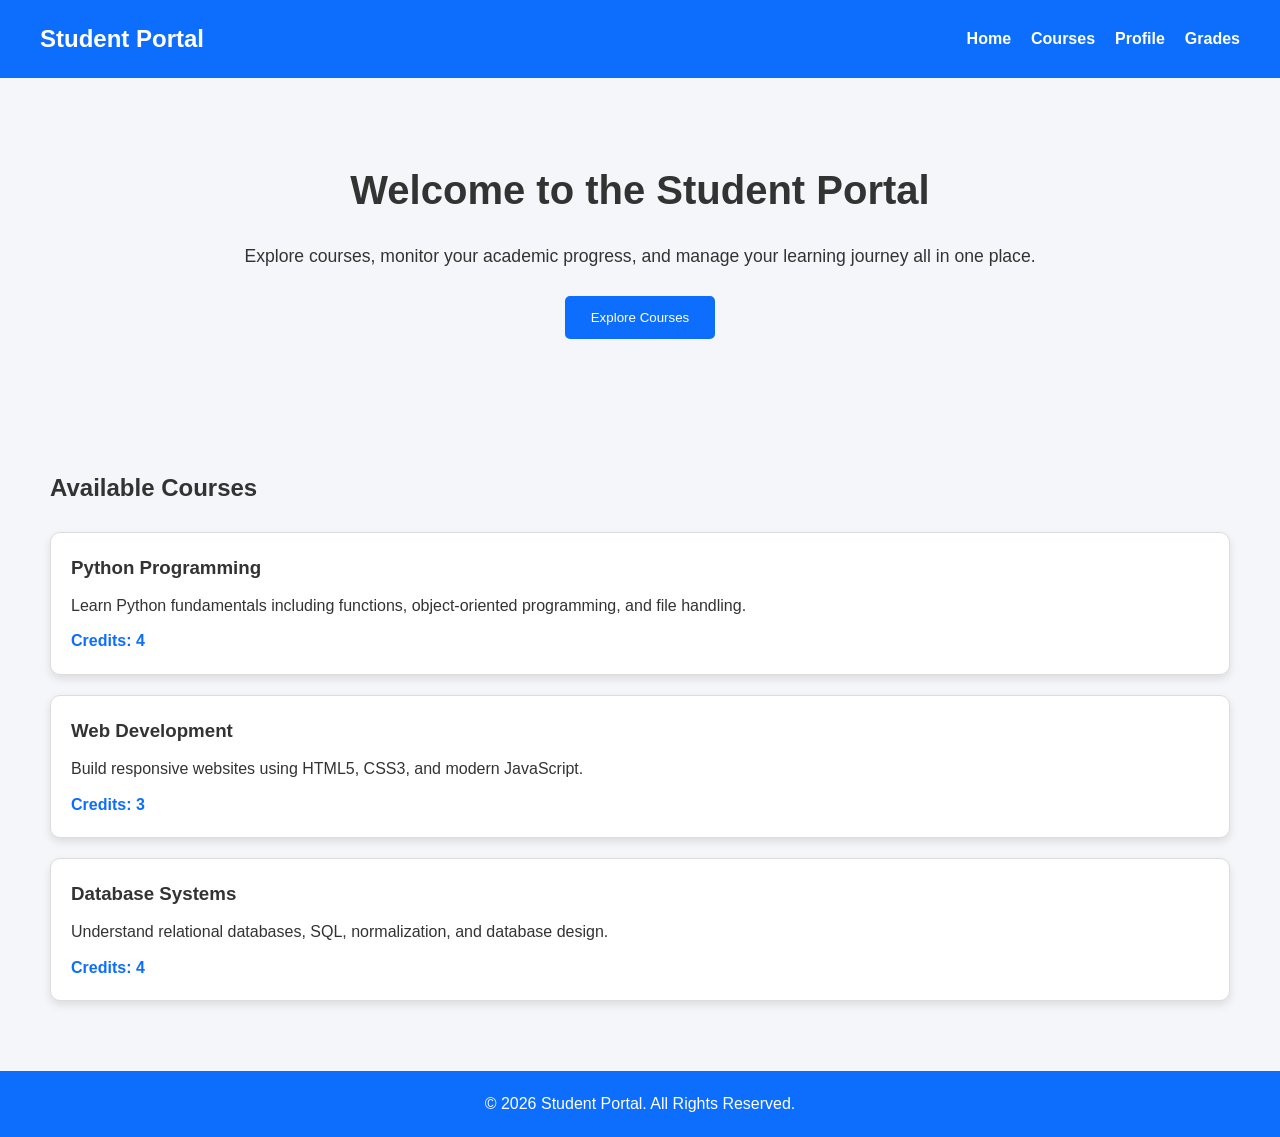
<file: Module6_FrontendDevelopment/handson_1/index.html>
<!-- 1. Create index.html with the proper HTML5 doctype, <html lang='en'>, 
<head> with charset UTF-8, viewport meta tag, and a descriptive <title>. -->

<!DOCTYPE html>
<html lang="en">
<head>
    <meta charset="UTF-8">
    <meta name="viewport" content="width=device-width, initial-scale=1.0">
    <title>Student Portal | Course Management</title>

    <!-- 7. Link styles.css to index.html using a <link> tag inside <head>. -->
    <link rel="stylesheet" href="styles.css">

</head>
<body>

    <!-- 2. Inside <body>, create the following semantic sections: <header> (site name + navigation),
    <main> with two child sections: <section id='hero'> and <section id='courses'>, and <footer>. -->
    
    <!-- Header Content -->
    <header>

        <h2>Student Portal</h2>

        <!-- 3. Inside <header>, add a <nav> with an unordered list of links: Home, Courses, Profile, Grades. -->
        <nav>
            <ul>
                <li><a href="#">Home</a></li>
                <li><a href="#">Courses</a></li>
                <li><a href="#">Profile</a></li>
                <li><a href="#">Grades</a></li>
            </ul>
        </nav>

    </header>

    <!-- Main Content -->
    <main>

        <!-- Hero Section -->
        <section id="hero">
            <!-- 4. Inside the hero section, add an <h1> with 'Welcome to the Student Portal', 
            a short <p> description, and a <button>Explore Courses</button>. -->

            <h1>Welcome to the Student Portal</h1>

            <p>
                Explore courses, monitor your academic progress,
                and manage your learning journey all in one place.
            </p>

            <button>Explore Courses</button>

        </section>

        <!-- Courses Section -->
        <section id="courses">
            <!-- 5. Inside the courses section, add an <h2>, and three <article> elements 
            each containing an <h3> (course name), <p> (description), and a <span> showing credits. -->

            <h2>Available Courses</h2>

            <article class="course-card">
                <h3>Python Programming</h3>
                <p>
                    Learn Python fundamentals including functions,
                    object-oriented programming, and file handling.
                </p>
                <span>Credits: 4</span>
            </article>

            <article class="course-card">
                <h3>Web Development</h3>
                <p>
                    Build responsive websites using HTML5, CSS3,
                    and modern JavaScript.
                </p>
                <span>Credits: 3</span>
            </article>

            <article class="course-card">
                <h3>Database Systems</h3>
                <p>
                    Understand relational databases, SQL,
                    normalization, and database design.
                </p>
                <span>Credits: 4</span>
            </article>

        </section>

    </main>

    <!-- Footer -->
    <footer>
        <p>&copy; 2026 Student Portal. All Rights Reserved.</p>
    </footer>

</body>
</html>
</file>
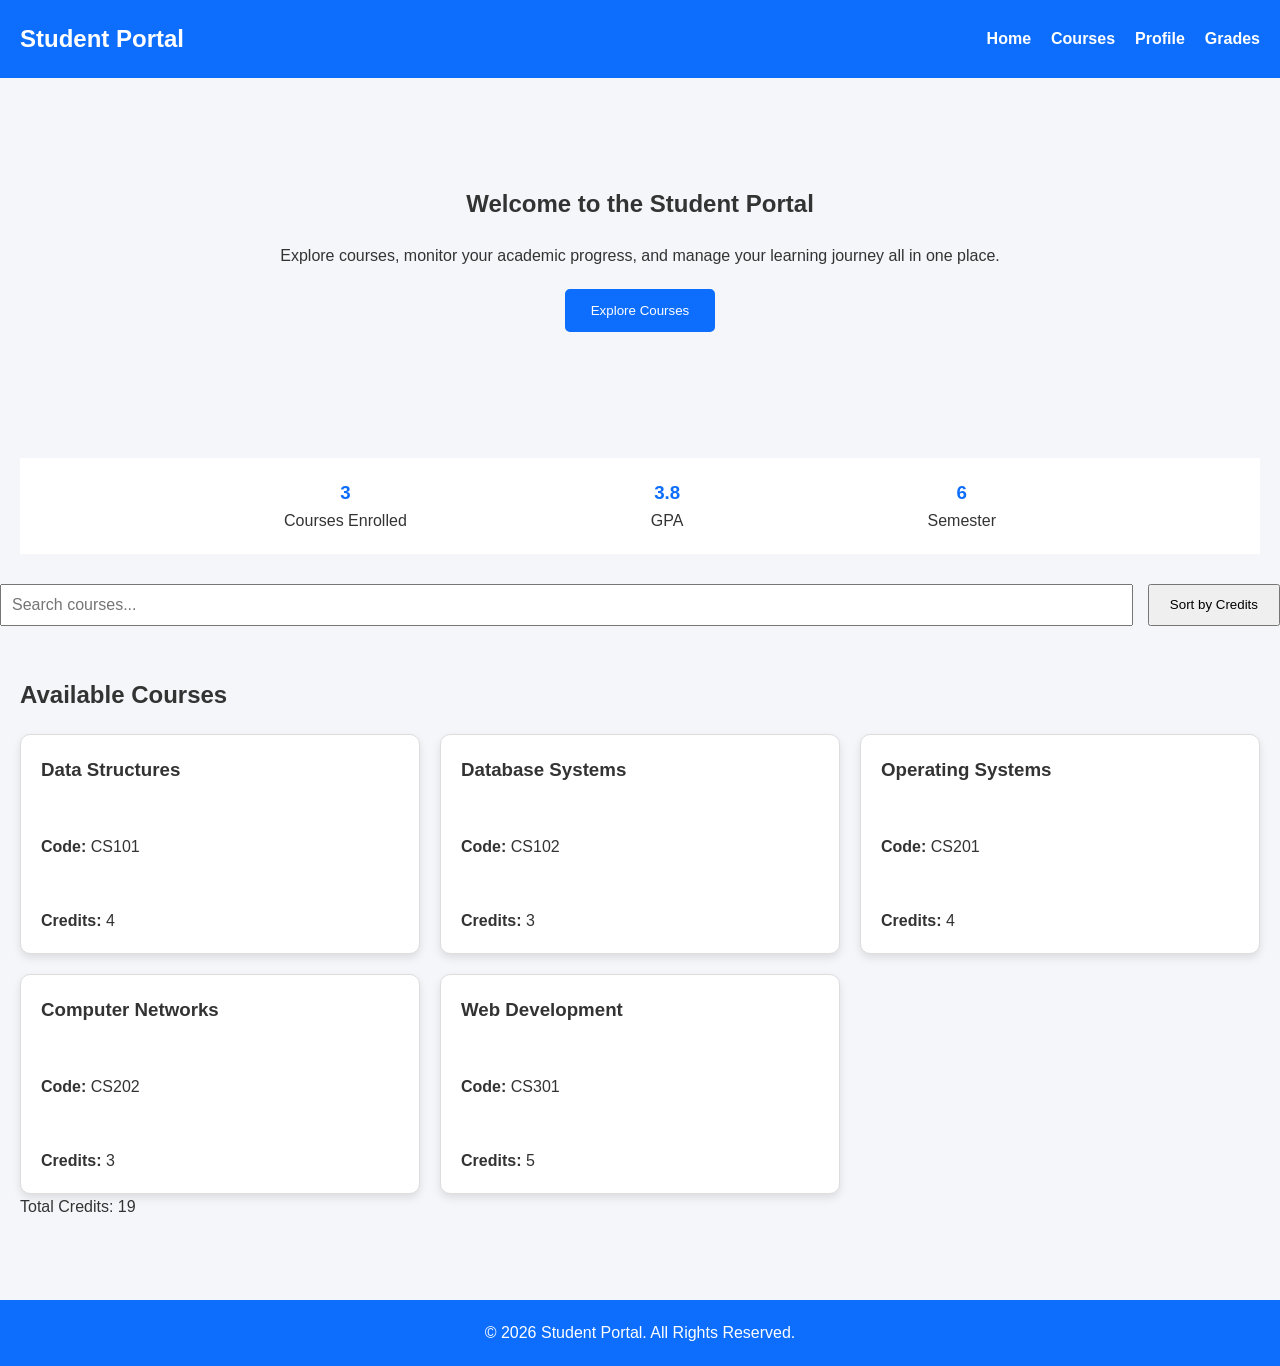
<file: Module6_FrontendDevelopment/handson_3/index.html>
<!DOCTYPE html>
<html lang="en">
<head>
    <meta charset="UTF-8">
    <meta name="viewport" content="width=device-width, initial-scale=1.0">
    <title>Student Portal | Course Management</title>

    <link rel="stylesheet" href="style.css">

</head>
<body>

    <!-- Header Content -->
    <header>

        <h2>Student Portal</h2>

        <!-- 25. replace a hamburger placeholder text with the actual nav links. -->
        <div class="menu-toggle">≡</div>

        <nav>
            <ul>
                <li><a href="#">Home</a></li>
                <li><a href="#">Courses</a></li>
                <li><a href="#">Profile</a></li>
                <li><a href="#">Grades</a></li>
            </ul>
        </nav>

    </header>

    <main>

        <!-- Hero Section -->
        <section id="hero">
            
            <h1>Welcome to the Student Portal</h1>

            <p>
                Explore courses, monitor your academic progress,
                and manage your learning journey all in one place.
            </p>

            <button>Explore Courses</button>

        </section>

        <!-- 18. Add a student stats bar below the hero with three stat items (e.g., Courses Enrolled: 3, GPA: 3.8, Semester: 6). 
        Lay them out using Flexbox with equal spacing. -->
        <section class="stats-bar">

            <div class="stat-item">
                <h3>3</h3>
                <p>Courses Enrolled</p>
            </div>

            <div class="stat-item">
                <h3>3.8</h3>
                <p>GPA</p>
            </div>

            <div class="stat-item">
                <h3>6</h3>
                <p>Semester</p>
            </div>

        </section>


        <!-- 40. Add a text <input id='search-courses' placeholder='Search courses...'> above the course grid. -->
        <!-- 42. Add a 'Sort by Credits' <button>. On click, sort the courses array by credits descending and re-render the grid. -->
        <section id="controls">

            <input type="text" id="search-courses" placeholder="Search courses...">

            <button id="sort-btn">Sort by Credits</button>

        </section>

        <!-- Courses Section -->
        <section id="courses">
            
            <!-- 35. In index.html, ensure the course grid <div class='course-grid'> exists 
            but is empty (remove hardcoded course articles). -->
            <h2>Available Courses</h2>

            <div class="course-grid"></div>

            <p id="total-credits"></p>

            <div id="selected-course"></div>

        </section>

    </main>

    <!-- Footer -->
    <footer>
        <p>&copy; 2026 Student Portal. All Rights Reserved.</p>
    </footer>

    <script type="module" src="app.js"></script>
</body>
</html>
</file>
<file: Module6_FrontendDevelopment/handson_1/styles.css>
/* 8. Apply a CSS reset: set margin: 0, padding: 0, box-sizing: border-box on the universal selector (*). */
* {
    margin: 0;
    padding: 0;
    box-sizing: border-box;
}

/* 9. Style the <body>: set font-family to a system font stack (e.g., Arial, sans-serif), 
a background colour, and a default text colour. */
body {
    font-family: Arial, Helvetica, sans-serif;
    background-color: #f4f6f9;
    color: #333;
    line-height: 1.6;
}

/* 10. Style the <header>: add padding, a distinct background colour, and use 
display: flex with justifycontent: space-between to separate the site name and nav links. */
header {
    background-color: #0d6efd;
    color: white;

    padding: 20px 40px;

    display: flex;
    justify-content: space-between;
    align-items: center;
}


/* 11. Style the nav links: remove list-style, display them inline, add spacing between items, 
and change the text-decoration. */
nav ul {
    list-style: none;

    display: flex;
    gap: 20px;
}

nav a {
    text-decoration: none;
    color: white;
    font-weight: bold;
}

nav a:hover {
    color: yellow;
}

/* 12. Style the hero section: centre the text with text-align: center, add generous padding, 
and style the button with padding, a border, and a hover state using the :hover pseudo-class. */
#hero {
    text-align: center;
    padding: 80px 20px;
}

#hero h1 {
    margin-bottom: 20px;
    font-size: 2.5rem;
}

#hero p {
    margin-bottom: 25px;
    font-size: 1.1rem;
}

#hero button {
    padding: 12px 24px;
    border: 2px solid #0d6efd;
    background-color: #0d6efd;
    color: white;
    cursor: pointer;
    border-radius: 5px;
    transition: 0.3s;
}

#hero button:hover {
    background-color: white;
    color: #0d6efd;
}

#courses {
    padding: 50px;
}

#courses h2 {
    margin-bottom: 25px;
}


/* 13. Add a CSS class .course-card to each article and apply padding, a border, border-radius, and a box shadow. */
.course-card {
    background-color: white;

    padding: 20px;

    margin-bottom: 20px;

    border: 1px solid #ddd;

    border-radius: 10px;

    box-shadow: 0 4px 8px rgba(0, 0, 0, 0.1);
}

.course-card h3 {
    margin-bottom: 10px;
}

.course-card p {
    margin-bottom: 10px;
}

.course-card span {
    font-weight: bold;
    color: #0d6efd;
}


footer {
    text-align: center;
    padding: 20px;
    background-color: #0d6efd;
    color: white;
}
</file>
<file: Module6_FrontendDevelopment/handson_3/style.css>
/* ==========================
   CSS Reset
========================== */

* {
    margin: 0;
    padding: 0;
    box-sizing: border-box;
}

/* 24. Rewrite your existing CSS to be mobile-first: start with a single-column layout as the default 
(no media queries), then use min-width media queries to enhance larger screens. */

body {
    font-family: Arial, Helvetica, sans-serif;
    background: #f4f6f9;
    color: #333;
    line-height: 1.6;
}

/* 15. Apply display: flex on the header. Use align-items: center and justify-content: space-between. */
header {
    display: flex;
    justify-content: space-between;
    align-items: center;

    padding: 20px;
    background: #0d6efd;
    color: white;
}

/* 27. Use viewport units: set the site title font-size to clamp(1.5rem, 3vw, 2.5rem) for fluid typography. */
.site-title {
    font-size: clamp(1.5rem, 3vw, 2.5rem);
}

.menu-toggle {
    font-size: 1.8rem;
    cursor: pointer;
}

nav {
    display: none;
}

/* 16. Style the <nav> as a flex container with gap between items. Ensure links are vertically centred. */
nav ul {
    display: flex;
    gap: 20px;
    list-style: none;
    align-items: center;
}

nav a {
    color: white;
    text-decoration: none;
    font-weight: bold;
}

nav a:hover {
    color: yellow;
}


/* 17. Create a hero section using Flexbox: stack the heading, paragraph, 
and button vertically with align-items: center and a column flex-direction. */
#hero {
    /* 27. Use viewport units: set the hero section min-height: 40vh */
    min-height: 40vh;
    display: flex;
    flex-direction: column;
    align-items: center;
    justify-content: center;
    text-align: center;
    padding: 40px 20px;
    gap: 20px;
}

#hero button {
    padding: 12px 24px;
    border: 2px solid #0d6efd;
    background: #0d6efd;
    color: white;
    border-radius: 5px;
    cursor: pointer;
    transition: .3s;
}

#hero button:hover {
    background: white;
    color: #0d6efd;
}

/* ==========================
   Student Stats
========================== */

.stats-bar {
    display: flex;
    justify-content: space-evenly;
    text-align: center;
    padding: 20px;
    background: white;
    margin: 20px;
}

.stat-item h3 {
    color: #0d6efd;
}

/* ==========================
   Courses
========================== */

#courses {
    padding: 20px;
}

#courses h2 {
    margin-bottom: 20px;
}


/* 20. Apply display: grid on .course-grid with grid-template-columns: repeat(3, 1fr) and a gap. */
.course-grid {
    display: grid;
    gap: 20px;

    /* 23. Use grid-template-columns: repeat(auto-fit, minmax(280px, 1fr)) — 
    observe how the grid adapts as you resize the browser window. */
    grid-template-columns: repeat(auto-fit, minmax(280px, 1fr));
}

/* 21. Give each .course-card a minimum height and make it stretch to fill its grid cell using align-self: stretch. */
.course-card {
    padding: 20px;
    background: white;
    border: 1px solid #ddd;
    border-radius: 10px;
    box-shadow: 0 4px 8px rgba(0,0,0,.1);
    min-height: 220px;
    align-self: stretch;
    display: flex;
    flex-direction: column;
    justify-content: space-between;
}

.course-card span {
    color: #0d6efd;
    font-weight: bold;
}

/* ==========================
   Footer
========================== */

footer {
    text-align: center;
    background: #0d6efd;
    color: white;
    padding: 20px;
    margin-top: 40px;
}


/* 25. Add a media query at min-width: 768px: change the course grid to 2 columns and show the full navbar  */
@media (min-width:768px) {

    .menu-toggle {
        display: none;
    }

    nav {
        display: block;
    }

    .course-grid {

        grid-template-columns: repeat(2,1fr);
    }
}


/* 26. Add a media query at min-width: 1024px: change the course grid to 3 columns and increase hero section padding. */
@media (min-width:1024px) {

    .course-grid {

        grid-template-columns: repeat(3,1fr);
    }

    #hero {

        padding: 100px 20px;
    }
}

#controls{
    display:flex;
    gap:15px;
    margin:30px 0;
    flex-wrap:wrap;
}

#search-courses{
    flex:1;
    padding:10px;
    font-size:16px;
}

#sort-btn{
    padding:10px 20px;
    cursor:pointer;
}

#selected-course{
    margin-top:20px;
    font-weight:bold;
    color:#0d6efd;
}
</file>
